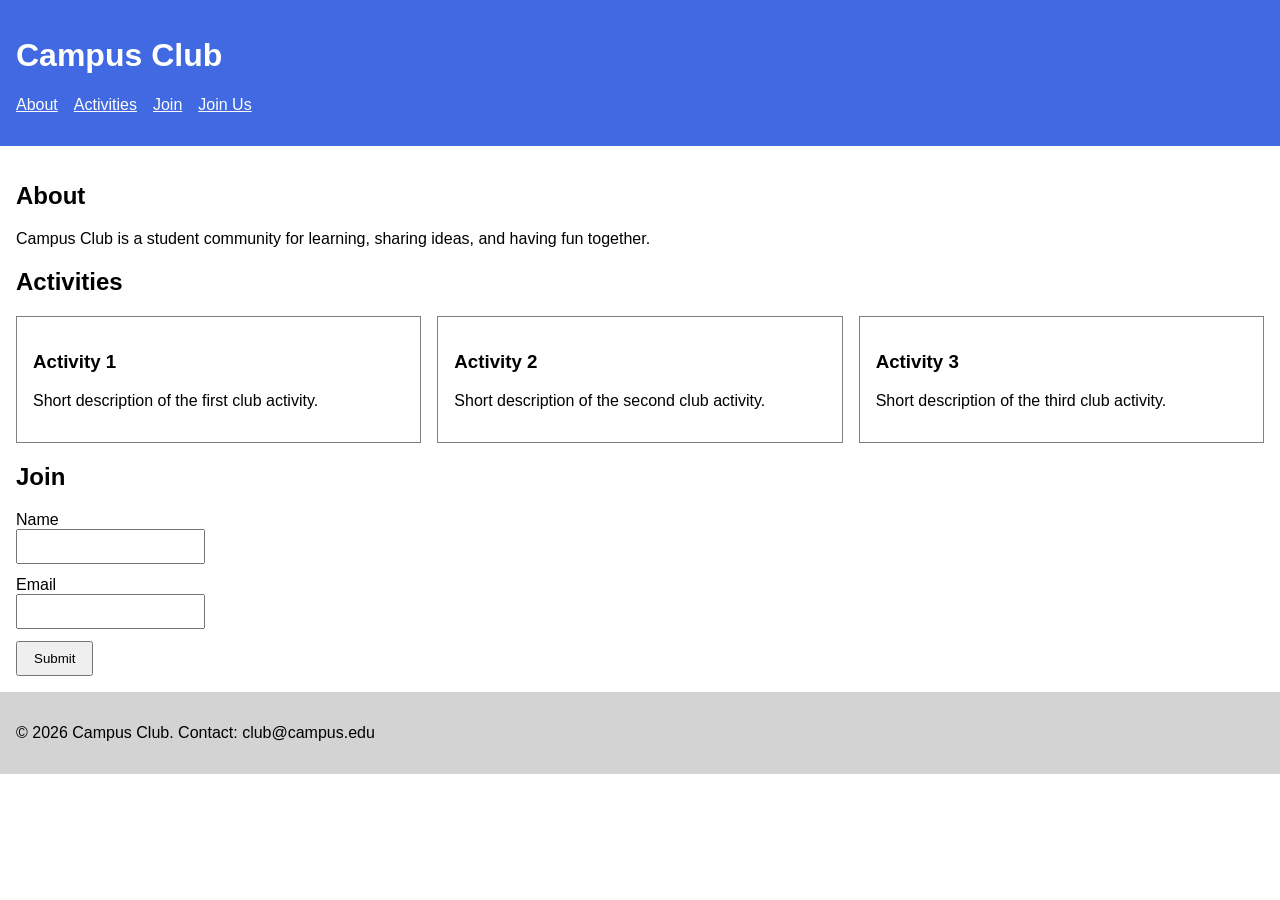
<file: Activity 5/index.html>
<!DOCTYPE html>
<html lang="en">

<head>
    <meta charset="UTF-8">
    <meta name="viewport" content="width=device-width, initial-scale=1.0">
    <title>Campus Club</title>
    <link rel="stylesheet" href="stt.css">
</head>

<body>

    <header>
        <h1>Campus Club</h1>
        <nav>
            <ul>
                <li><a href="#about">About</a></li>
                <li><a href="#activities">Activities</a></li>
                <li><a href="#join">Join</a></li>
                <li><a class="btn" href="#join">Join Us</a></li>
            </ul>
        </nav>
    </header>

    <main>
        <section id="about">
            <h2>About</h2>
            <p>Campus Club is a student community for learning, sharing ideas, and having fun together.</p>
        </section>

        <section id="activities">
            <h2>Activities</h2>
            <div class="cards">
                <article class="card">
                    <h3>Activity 1</h3>
                    <p>Short description of the first club activity.</p>
                </article>
                <article class="card">
                    <h3>Activity 2</h3>
                    <p>Short description of the second club activity.</p>
                </article>
                <article class="card">
                    <h3>Activity 3</h3>
                    <p>Short description of the third club activity.</p>
                </article>
            </div>
        </section>

        <section id="join">
            <h2>Join</h2>
            <form>
                <label for="name">Name</label>
                <input type="text" id="name" name="name" required>

                <label for="email">Email</label>
                <input type="email" id="email" name="email" required>

                <button type="submit">Submit</button>
            </form>
        </section>
    </main>

    <footer>
        <p>&copy; 2026 Campus Club. Contact: club@campus.edu</p>
    </footer>

</body>

</html>
</file>
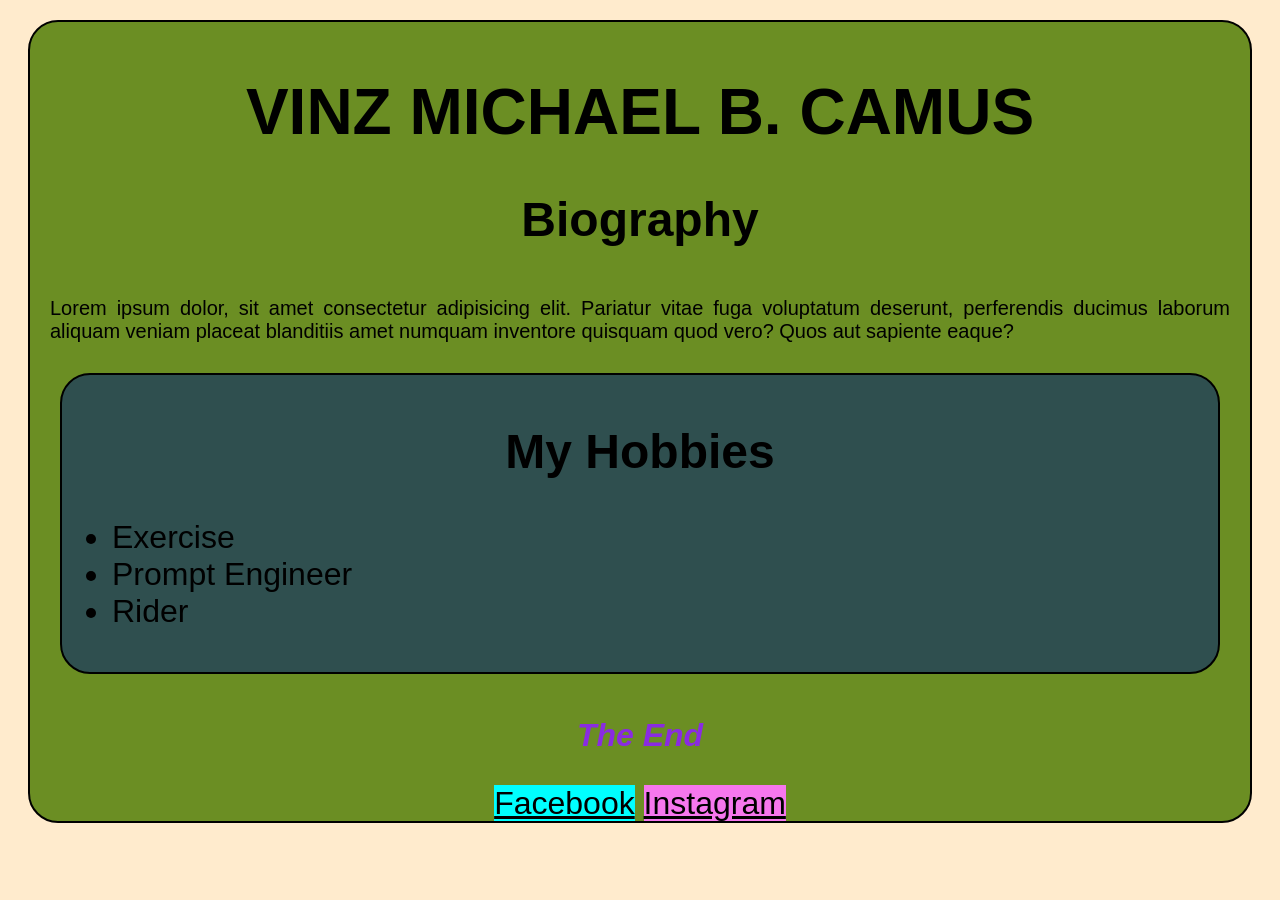
<file: Activity1/index.html>
<!DOCTYPE html>
<html lang="en">

<head>
    <meta charset="UTF-8">
    <meta name="viewport" content="width=device-width, initial-scale=1.0">
    <title>Vinz Michael B. Camus</title>
    <link rel="stylesheet" href="style.css">
</head>

<body>
    <main>
        <div class="container">
            <h1 class="text-center name">Vinz Michael B. Camus</h1>
            <h2 class="text-center">Biography</h2>
            <p class="bio">
                Lorem ipsum dolor, sit amet consectetur adipisicing elit. Pariatur vitae fuga voluptatum deserunt,
                perferendis ducimus laborum aliquam veniam placeat blanditiis amet numquam inventore quisquam quod vero?
                Quos aut sapiente eaque?
            </p>

            <section class="container hobbies">
                <h2 class="text-center">My Hobbies</h2>
                <ul>
                    <li>Exercise</li>
                    <li>Prompt Engineer</li>
                    <li>Rider</li>
                </ul>
            </section>

            <div class="text-center end">
                <h4>The End</h4>
            </div>

            <nav class="buttons text-center" aria-label="Social media">
                <a href="https://www.facebook.com/" id="btn-fb">Facebook</a>
                <a href="https://www.instagram.com/" id="btn-ins">Instagram</a>
            </nav>
        </div>
    </main>
</body>

</html>
</file>
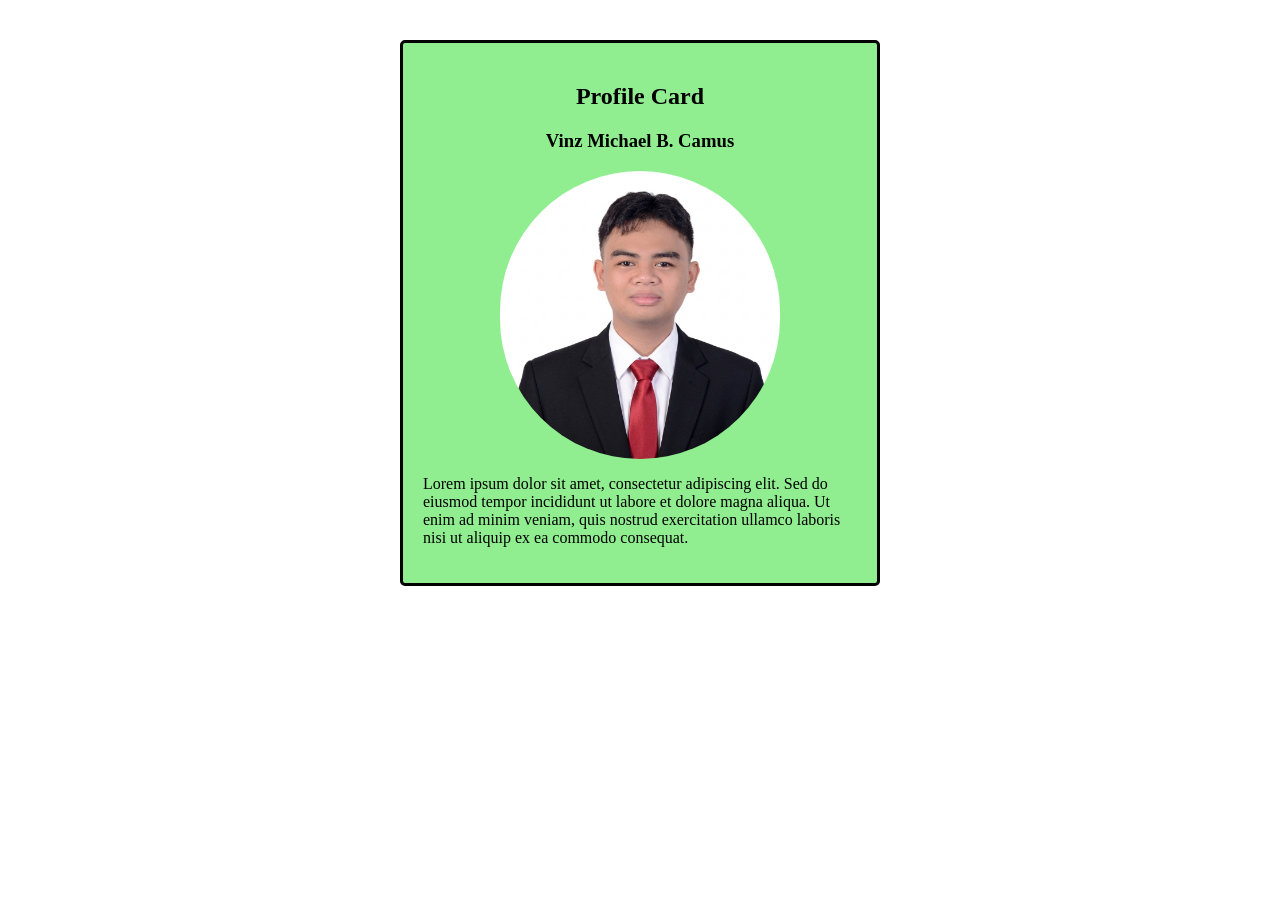
<file: Activity2/student.html>
<!DOCTYPE html>
<html lang="en">
<head>
    <meta charset="UTF-8">
    <meta name="viewport" content="width=device-width, initial-scale=1.0">
    <title>Vinz Michael B. Camus | Student Profile</title>
    <link rel="stylesheet" href="student.css">
</head>
<body>
    <main>
        <article class="card" aria-labelledby="student-name">
            <header>
                <h1 class="center" id="student-name">Profile Card</h1>
                <h3 class="center" id="student-name">Vinz Michael B. Camus</h3>
            </header>
            <img src="officialpicture.png" class="img" alt="Portrait of Vinz Michael B. Camus">
            <p>Lorem ipsum dolor sit amet, consectetur adipiscing elit. Sed do eiusmod tempor incididunt ut labore et dolore magna aliqua. Ut enim ad minim veniam, quis nostrud exercitation ullamco laboris nisi ut aliquip ex ea commodo consequat.</p>
        </article>
    </main>
</body>
</html>
</file>
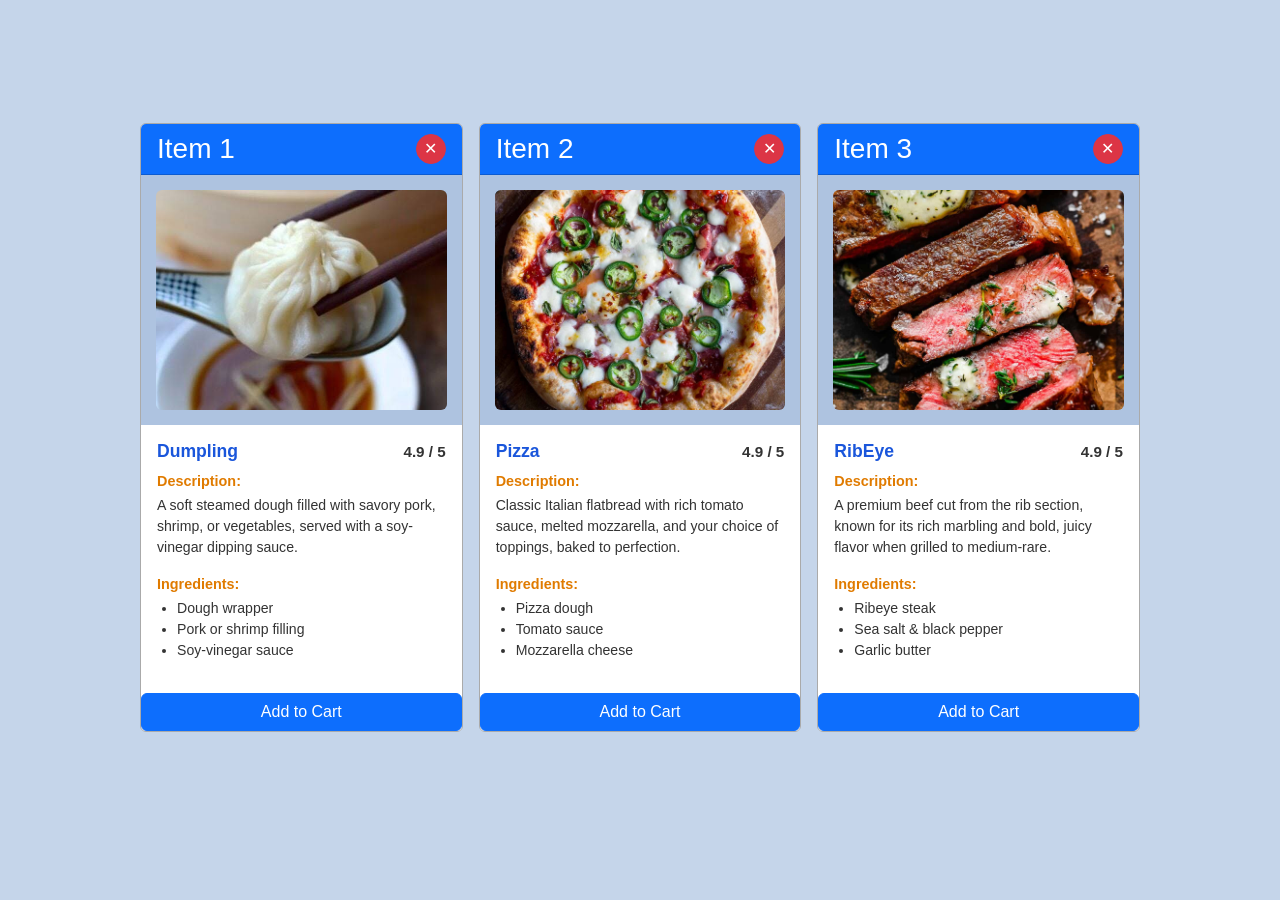
<file: Activity3/ind.html>
<!DOCTYPE html>
<html lang="en">

<head>
    <meta charset="UTF-8">
    <meta name="viewport" content="width=device-width, initial-scale=1.0">
    <title>Cards</title>
    <link href="https://cdn.jsdelivr.net/npm/bootstrap@5.3.3/dist/css/bootstrap.min.css" rel="stylesheet">
    <link rel="stylesheet" href="st.css">
</head>

<body>
    <main class="container py-5">
        <div class="row g-3">

            <div class="col-lg-4 col-sm-12">
                <div class="card h-100">
                    <div class="card-header bg-primary text-white d-flex justify-content-between align-items-center">
                        <h3 class="title mb-0">Item 1</h3>
                        <button type="button" class="btn btn-danger rounded-circle p-0 d-flex align-items-center justify-content-center" style="width:30px;height:30px;">&#x2715;</button>
                    </div>
                    <div class="img-wrapper">
                        <img src="assets/dumpling.jpg" alt="Image 1" class="menu-item">
                    </div>
                    <div class="card-body">
                        <div class="d-flex justify-content-between align-items-center mb-2">
                            <h5 class="food-name mb-0">Dumpling</h5>
                            <span class="rating">4.9 / 5</span>
                        </div>
                        <p class="label-orange">Description:</p>
                        <p class="desc-text">A soft steamed dough filled with savory pork, shrimp, or vegetables, served with a soy-vinegar dipping sauce.</p>
                        <p class="label-orange">Ingredients:</p>
                        <ul>
                            <li>Dough wrapper</li>
                            <li>Pork or shrimp filling</li>
                            <li>Soy-vinegar sauce</li>
                        </ul>
                    </div>
                    <div class="card-footer p-0">
                        <button class="btn btn-primary w-100">Add to Cart</button>
                    </div>
                </div>
            </div>

            <div class="col-lg-4 col-sm-12">
                <div class="card h-100">
                    <div class="card-header bg-primary text-white d-flex justify-content-between align-items-center">
                        <h3 class="title mb-0">Item 2</h3>
                        <button type="button" class="btn btn-danger rounded-circle p-0 d-flex align-items-center justify-content-center" style="width:30px;height:30px;">&#x2715;</button>
                    </div>
                    <div class="img-wrapper">
                        <img src="assets/pizza.jpg" alt="Image 2" class="menu-item">
                    </div>
                    <div class="card-body">
                        <div class="d-flex justify-content-between align-items-center mb-2">
                            <h5 class="food-name mb-0">Pizza</h5>
                            <span class="rating">4.9 / 5</span>
                        </div>
                        <p class="label-orange">Description:</p>
                        <p class="desc-text">Classic Italian flatbread with rich tomato sauce, melted mozzarella, and your choice of toppings, baked to perfection.</p>
                        <p class="label-orange">Ingredients:</p>
                        <ul>
                            <li>Pizza dough</li>
                            <li>Tomato sauce</li>
                            <li>Mozzarella cheese</li>
                        </ul>
                    </div>
                    <div class="card-footer p-0">
                        <button class="btn btn-primary w-100">Add to Cart</button>
                    </div>
                </div>
            </div>

            <div class="col-lg-4 col-sm-12">
                <div class="card h-100">
                    <div class="card-header bg-primary text-white d-flex justify-content-between align-items-center">
                        <h3 class="title mb-0">Item 3</h3>
                        <button type="button" class="btn btn-danger rounded-circle p-0 d-flex align-items-center justify-content-center" style="width:30px;height:30px;">&#x2715;</button>
                    </div>
                    <div class="img-wrapper">
                        <img src="assets/ribeye.jpg" alt="Image 3" class="menu-item">
                    </div>
                    <div class="card-body">
                        <div class="d-flex justify-content-between align-items-center mb-2">
                            <h5 class="food-name mb-0">RibEye</h5>
                            <span class="rating">4.9 / 5</span>
                        </div>
                        <p class="label-orange">Description:</p>
                        <p class="desc-text">A premium beef cut from the rib section, known for its rich marbling and bold, juicy flavor when grilled to medium-rare.</p>
                        <p class="label-orange">Ingredients:</p>
                        <ul>
                            <li>Ribeye steak</li>
                            <li>Sea salt & black pepper</li>
                            <li>Garlic butter</li>
                        </ul>
                    </div>
                    <div class="card-footer p-0">
                        <button class="btn btn-primary w-100">Add to Cart</button>
                    </div>
                </div>
            </div>

        </div>
    </main>
</body>

</html>
</file>
<file: Activity 5/stt.css>
body {
    font-family: Arial, sans-serif;
    color: black;
    margin: 0;
}

header {
    background: royalblue;
    color: white;
    padding: 16px;
}

main {
    padding: 16px;
}

footer {
    background: lightgray;
    padding: 16px;
}

a {
    color: royalblue;
}


nav ul {
    display: flex;
    gap: 16px;
    list-style: none;
    padding: 0;
}

nav a {
    color: white;
}

.cards {
    display: flex;
    gap: 16px;
}

.card {
    flex: 1;
    border: 1px solid gray;
    padding: 16px;
}


input {
    display: block;
    margin-bottom: 12px;
    padding: 8px;
}

button {
    padding: 8px 16px;
}


a:focus-visible,
button:focus-visible,
input:focus-visible {
    outline: 3px solid orange;
}

@media (max-width: 600px) {
    nav ul {
        flex-direction: column;
    }

    .cards {
        flex-direction: column;
    }
}
</file>
<file: Activity1/style.css>
body {
    font-family: sans-serif;
    font-size: 2rem;
    background-color: blanchedalmond;

}

p {
    padding: 10px;
}

.name {
    text-transform: uppercase;
}

.container {
    background-color: olivedrab;
    border: 2px solid black;
    border-radius: 30px;
    margin: 20px;
    padding: 10px;
}

.text-center {
    text-align: center !important;
}

.bio {
    text-align: justify;
    font-size: 20px;

}


.buttons {
    content-align: center;
    padding: 5px;
    line-height: 5px;
    padding: 5px;

}

#btn-ins {
    background-color: rgb(246, 119, 238);
    color: black
}

#btn-fb {

    background-color: aqua;
    color: black;

}

.hobbies {
    background-color: darkslategrey;
}

#btn-fb:hover {
    background-color: darkblue;
}

#btn-ins:hover {
    background-color: darkred;
}

.end {
    font-style: italic;
    color: blueviolet;
}
</file>
<file: Activity2/student.css>
.center{
    text-align: center!important;
}
.card{
    border: 3px solid black;
    border-radius: 5px;
    box-sizing: border-box;
    max-width: 480px;
    margin: 40px auto;
    padding: 20px;
   background-color: lightgreen;

}

.img {
    display: block;
    width: 280px;
    max-width: 100%;
    height: auto;
    margin: 0 auto;
    border-radius: 5px;
    border-radius: 380px;
}
</file>
<file: Activity3/st.css>
body {
    font-family: Arial, sans-serif;
    font-size: 16px;
    background-color: #c5d5ea;
}

.container {
    margin: auto;
    width: 80%;
    margin-top: 75px;
    border-radius: 10px;
}

.img-wrapper {
    background-color: #aec3e0;
    padding: 15px;
    text-align: center;
}

.menu-item {
    height: 220px;
    width: 100%;
    object-fit: cover;
    border-radius: 6px;
}

.food-name {
    color: #1a56db;
    font-weight: bold;
    font-size: 1.1rem;
}

.rating {
    font-weight: bold;
    color: #333;
    font-size: 0.95rem;
}

.label-orange {
    color: #e07b00;
    font-weight: bold;
    font-size: 0.9rem;
    margin-bottom: 2px;
}

.desc-text {
    font-size: 0.88rem;
    color: #333;
}

ul {
    font-size: 0.88rem;
    color: #333;
    padding-left: 20px;
}

.card {
    border: 1px solid #aaa;
    border-radius: 6px;
}

.card-footer {
    background-color: transparent;
    border-top: none;
}
</file>
